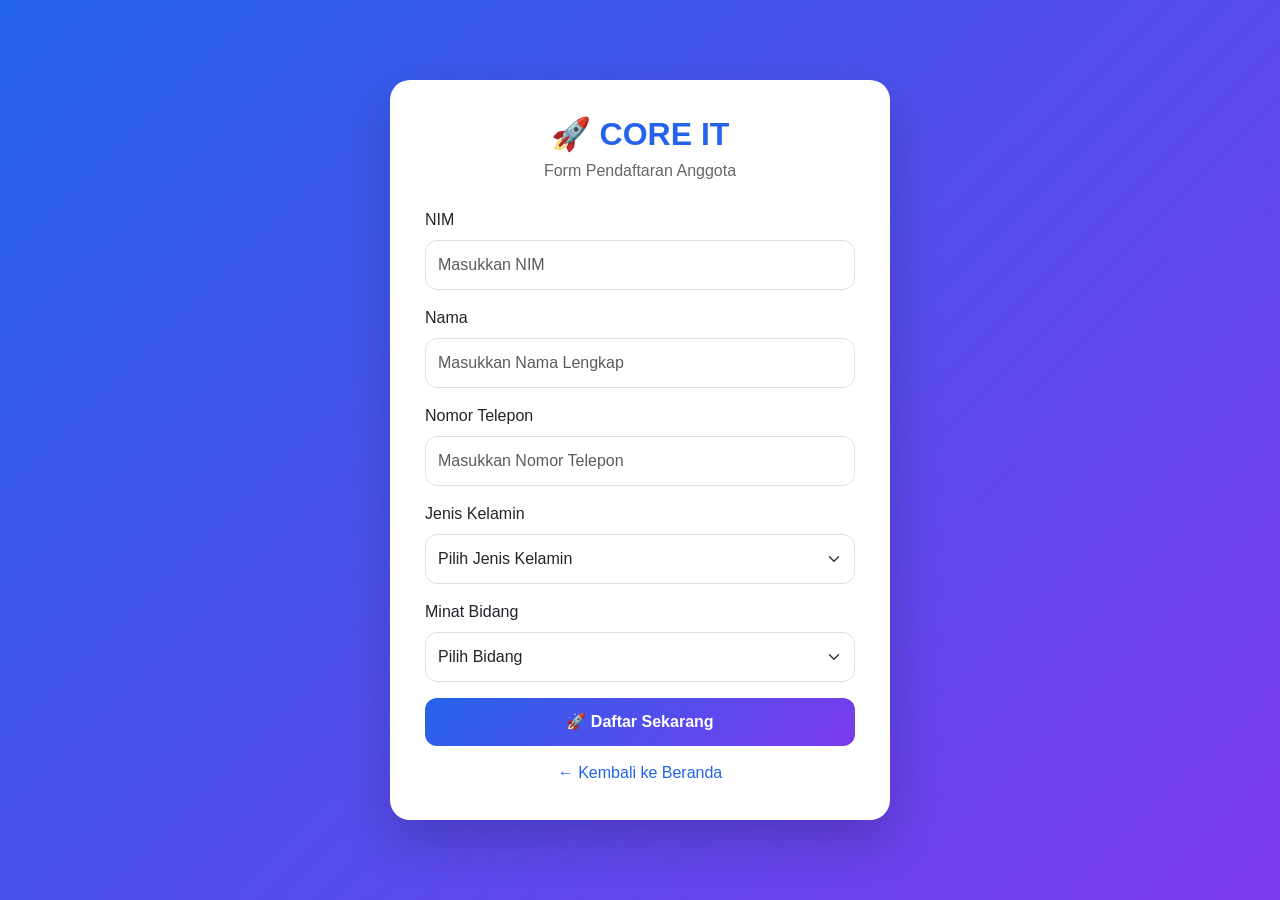
<file: assets/pendaftar.html>
<?php
$bidang = "";

if(isset($_GET['bidang'])){
    $bidang = $_GET['bidang'];
}
?>

<!DOCTYPE html>
<html lang="id">
<head>
<meta charset="UTF-8">
<meta name="viewport" content="width=device-width, initial-scale=1">

<title>Pendaftaran CORE IT</title>

<link href="https://cdn.jsdelivr.net/npm/bootstrap@5.3.3/dist/css/bootstrap.min.css" rel="stylesheet">

<style>

body{
    background: linear-gradient(135deg,#2563eb,#7c3aed);
    min-height:100vh;
    display:flex;
    justify-content:center;
    align-items:center;
    font-family: 'Segoe UI', sans-serif;
}

.login-box{
    width:100%;
    max-width:500px;
    background:#fff;
    padding:35px;
    border-radius:20px;
    box-shadow:0 20px 50px rgba(0,0,0,0.2);
}

.logo{
    text-align:center;
    margin-bottom:25px;
}

.logo h2{
    color:#2563eb;
    font-weight:bold;
    margin-bottom:5px;
}

.logo p{
    color:#666;
    margin:0;
}

.form-control,
.form-select{
    border-radius:12px;
    padding:12px;
}

.btn-daftar{
    width:100%;
    background:linear-gradient(135deg,#2563eb,#7c3aed);
    border:none;
    border-radius:12px;
    color:white;
    padding:12px;
    font-weight:bold;
    transition:.3s;
}

.btn-daftar:hover{
    transform:translateY(-2px);
    opacity:.95;
}

.kembali{
    text-align:center;
    margin-top:15px;
}

.kembali a{
    text-decoration:none;
    color:#2563eb;
    font-weight:500;
}

.kembali a:hover{
    text-decoration:underline;
}

</style>

</head>
<body>

<div class="login-box">

    <div class="logo">
        <h2>🚀 CORE IT</h2>
        <p>Form Pendaftaran Anggota</p>
    </div>

    <form action="simpan.php" method="POST">

        <div class="mb-3">
            <label class="form-label">NIM</label>
            <input type="text" name="nim" class="form-control" placeholder="Masukkan NIM" required>
        </div>

        <div class="mb-3">
            <label class="form-label">Nama</label>
            <input type="text" name="nama" class="form-control" placeholder="Masukkan Nama Lengkap" required>
        </div>

        <div class="mb-3">
            <label class="form-label">Nomor Telepon</label>
            <input type="text" name="no_telp" class="form-control" placeholder="Masukkan Nomor Telepon" required>
        </div>

        <div class="mb-3">
            <label class="form-label">Jenis Kelamin</label>

            <select name="jenis_kelamin" class="form-select" required>
                <option value="">Pilih Jenis Kelamin</option>
                <option value="Laki-laki">Laki-laki</option>
                <option value="Perempuan">Perempuan</option>
            </select>

        </div>

        <div class="mb-3">
            <label class="form-label">Minat Bidang</label>

            <select name="bidang" class="form-select" required>
                <option value="">Pilih Bidang</option>
                <option value="Web Development" <?= ($bidang=="Web Development") ? "selected" : "" ?>>
                    Web Development
                </option>

                <option value="Mobile App Development" <?= ($bidang=="Mobile App Development") ? "selected" : "" ?>>
                    Mobile App Development
                </option>

                <option value="Data Science & AI" <?= ($bidang=="Data Science & AI") ? "selected" : "" ?>>
                    Data Science & AI
                </option>

                <option value="Cybersecurity" <?= ($bidang=="Cybersecurity") ? "selected" : "" ?>>
                    Cybersecurity
                </option>

                <option value="UI/UX Design" <?= ($bidang=="UI/UX Design") ? "selected" : "" ?>>
                    UI/UX Design
                </option>
            </select>

        </div>

        <button type="submit" class="btn-daftar">
            🚀 Daftar Sekarang
        </button>

        <div class="kembali">
            <a href="../index.html">← Kembali ke Beranda</a>
        </div>

    </form>

</div>

</body>
</html>
</file>
